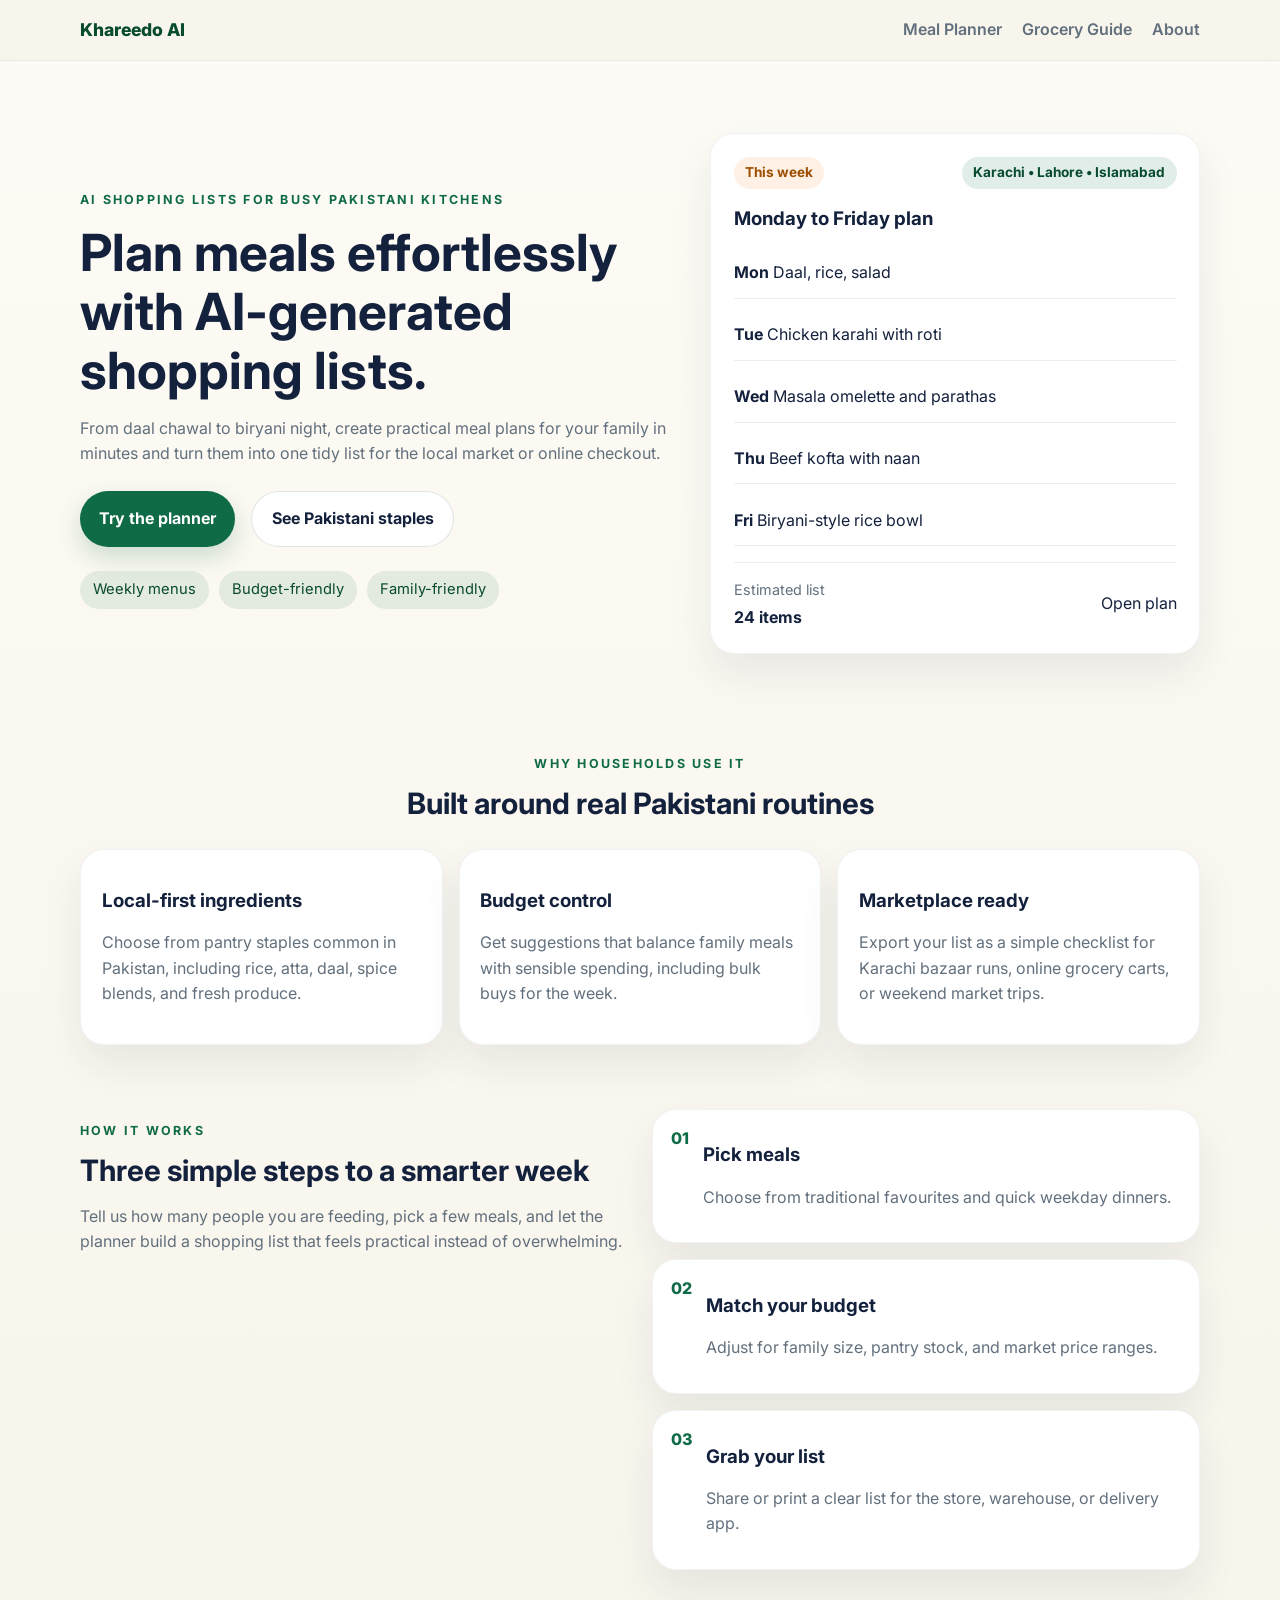
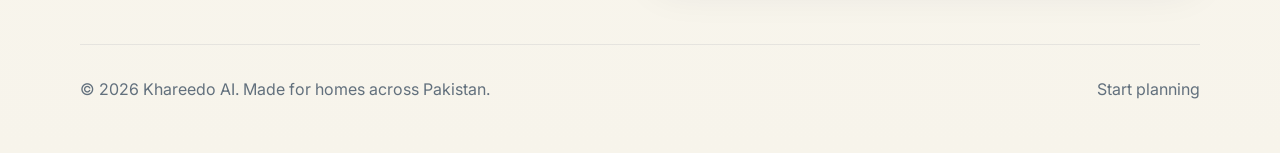
<file: index.html>
<!DOCTYPE html>
<html lang="en">
  <head>
    <meta charset="UTF-8" />
    <meta name="viewport" content="width=device-width, initial-scale=1.0" />
    <title>Khareedo AI | Smart Grocery Planning for Pakistani Homes</title>
    <meta name="description" content="Plan meals effortlessly with AI-generated shopping lists made for Pakistani households, budgets, and staple pantry needs." />
    <link rel="preconnect" href="https://fonts.googleapis.com" />
    <link rel="preconnect" href="https://fonts.gstatic.com" crossorigin />
    <link href="https://fonts.googleapis.com/css2?family=Inter:wght@400;500;600;700;800&display=swap" rel="stylesheet" />
    <link rel="stylesheet" href="assets/styles.css" />
  </head>
  <body>
    <header class="site-header">
      <nav class="container nav-bar">
        <a class="brand" href="index.html">Khareedo AI</a>
        <div class="nav-links">
          <a href="planner.html">Meal Planner</a>
          <a href="guide.html">Grocery Guide</a>
          <a href="#about">About</a>
        </div>
      </nav>
    </header>

    <main>
      <section class="hero">
        <div class="container hero-grid">
          <div class="hero-copy">
            <p class="eyebrow">AI shopping lists for busy Pakistani kitchens</p>
            <h1>Plan meals effortlessly with AI-generated shopping lists.</h1>
            <p class="hero-text">
              From daal chawal to biryani night, create practical meal plans for your family in minutes and turn them into one tidy list for the local market or online checkout.
            </p>
            <div class="hero-actions">
              <a class="btn btn-primary" href="planner.html">Try the planner</a>
              <a class="btn btn-secondary" href="guide.html">See Pakistani staples</a>
            </div>
            <ul class="hero-badges">
              <li>Weekly menus</li>
              <li>Budget-friendly</li>
              <li>Family-friendly</li>
            </ul>
          </div>
          <div class="hero-card">
            <div class="card-top">
              <span class="pill">This week</span>
              <span class="pill-alt">Karachi • Lahore • Islamabad</span>
            </div>
            <h3>Monday to Friday plan</h3>
            <ul class="plan-list">
              <li><strong>Mon</strong> Daal, rice, salad</li>
              <li><strong>Tue</strong> Chicken karahi with roti</li>
              <li><strong>Wed</strong> Masala omelette and parathas</li>
              <li><strong>Thu</strong> Beef kofta with naan</li>
              <li><strong>Fri</strong> Biryani-style rice bowl</li>
            </ul>
            <div class="card-footer">
              <div>
                <p class="muted">Estimated list</p>
                <strong>24 items</strong>
              </div>
              <a href="planner.html">Open plan</a>
            </div>
          </div>
        </div>
      </section>

      <section id="about" class="section">
        <div class="container">
          <div class="section-heading">
            <p class="eyebrow">Why households use it</p>
            <h2>Built around real Pakistani routines</h2>
          </div>
          <div class="features-grid">
            <article class="feature-card">
              <h3>Local-first ingredients</h3>
              <p>Choose from pantry staples common in Pakistan, including rice, atta, daal, spice blends, and fresh produce.</p>
            </article>
            <article class="feature-card">
              <h3>Budget control</h3>
              <p>Get suggestions that balance family meals with sensible spending, including bulk buys for the week.</p>
            </article>
            <article class="feature-card">
              <h3>Marketplace ready</h3>
              <p>Export your list as a simple checklist for Karachi bazaar runs, online grocery carts, or weekend market trips.</p>
            </article>
          </div>
        </div>
      </section>

      <section class="section alt-section">
        <div class="container two-column">
          <div>
            <p class="eyebrow">How it works</p>
            <h2>Three simple steps to a smarter week</h2>
            <p class="section-text">Tell us how many people you are feeding, pick a few meals, and let the planner build a shopping list that feels practical instead of overwhelming.</p>
          </div>
          <div class="steps">
            <div class="step-item">
              <span>01</span>
              <div>
                <h3>Pick meals</h3>
                <p>Choose from traditional favourites and quick weekday dinners.</p>
              </div>
            </div>
            <div class="step-item">
              <span>02</span>
              <div>
                <h3>Match your budget</h3>
                <p>Adjust for family size, pantry stock, and market price ranges.</p>
              </div>
            </div>
            <div class="step-item">
              <span>03</span>
              <div>
                <h3>Grab your list</h3>
                <p>Share or print a clear list for the store, warehouse, or delivery app.</p>
              </div>
            </div>
          </div>
        </div>
      </section>
    </main>

    <footer class="site-footer">
      <div class="container footer-row">
        <p>© 2026 Khareedo AI. Made for homes across Pakistan.</p>
        <a href="planner.html">Start planning</a>
      </div>
    </footer>

    <script src="assets/script.js"></script>
  </body>
</html>
</file>
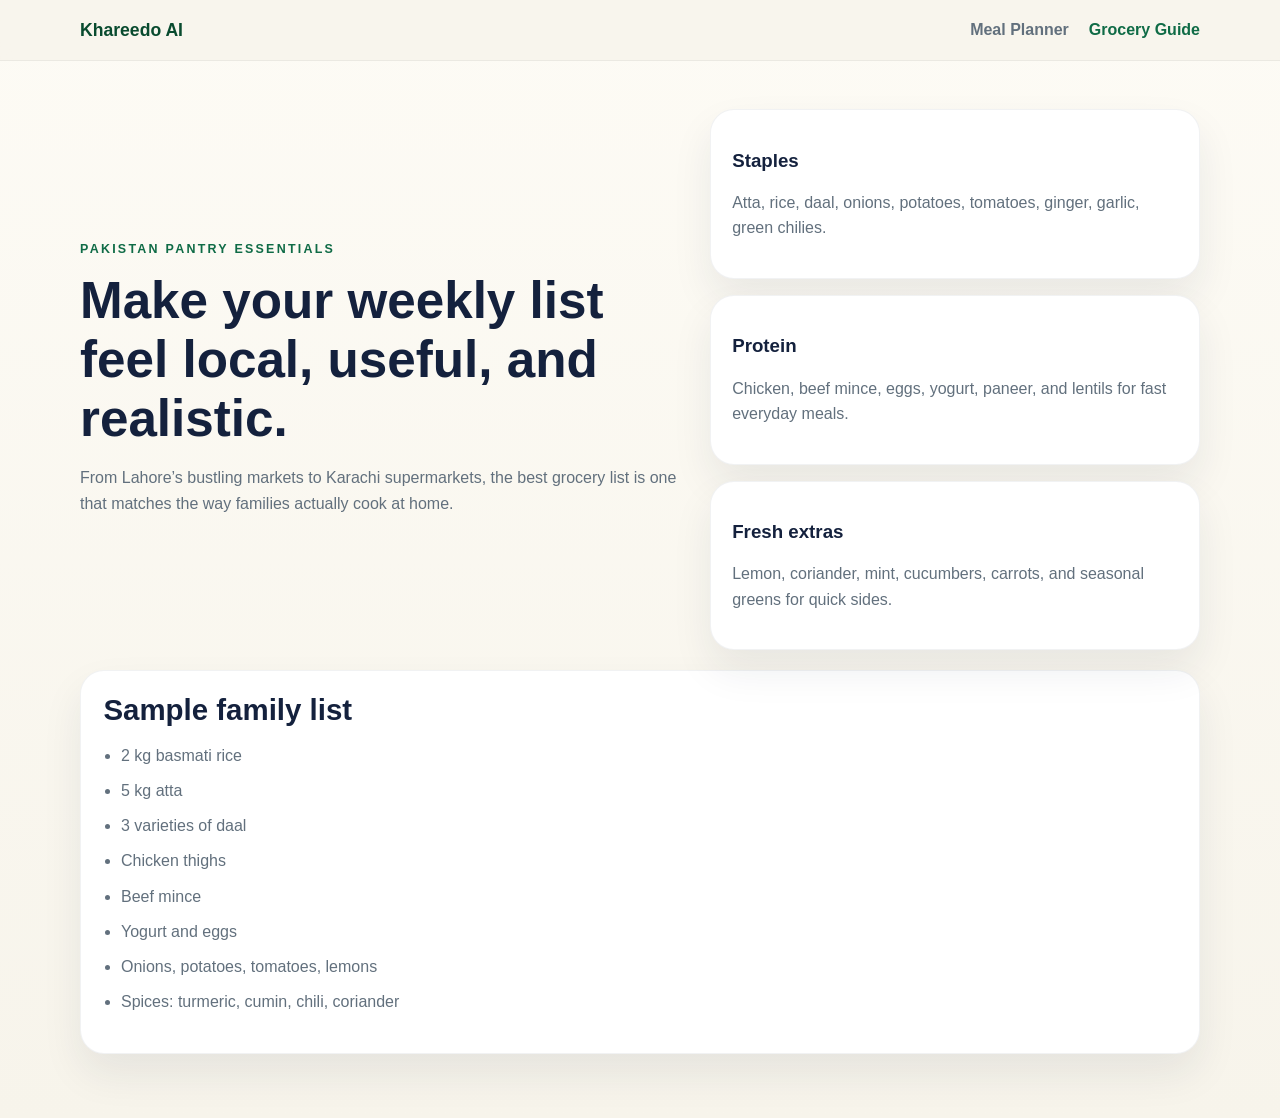
<file: guide.html>
<!DOCTYPE html>
<html lang="en">
  <head>
    <meta charset="UTF-8" />
    <meta name="viewport" content="width=device-width, initial-scale=1.0" />
    <title>Guide | Khareedo AI</title>
    <link rel="stylesheet" href="assets/styles.css" />
  </head>
  <body>
    <header class="site-header">
      <nav class="container nav-bar">
        <a class="brand" href="index.html">Khareedo AI</a>
        <div class="nav-links">
          <a href="planner.html">Meal Planner</a>
          <a href="guide.html" class="active">Grocery Guide</a>
        </div>
      </nav>
    </header>

    <main class="page-shell">
      <section class="container guide-grid">
        <div>
          <p class="eyebrow">Pakistan pantry essentials</p>
          <h1>Make your weekly list feel local, useful, and realistic.</h1>
          <p class="section-text">From Lahore’s bustling markets to Karachi supermarkets, the best grocery list is one that matches the way families actually cook at home.</p>
        </div>
        <div class="guide-cards">
          <article class="feature-card">
            <h3>Staples</h3>
            <p>Atta, rice, daal, onions, potatoes, tomatoes, ginger, garlic, green chilies.</p>
          </article>
          <article class="feature-card">
            <h3>Protein</h3>
            <p>Chicken, beef mince, eggs, yogurt, paneer, and lentils for fast everyday meals.</p>
          </article>
          <article class="feature-card">
            <h3>Fresh extras</h3>
            <p>Lemon, coriander, mint, cucumbers, carrots, and seasonal greens for quick sides.</p>
          </article>
        </div>
      </section>

      <section class="container guide-list-section">
        <div class="list-card">
          <h2>Sample family list</h2>
          <ul>
            <li>2 kg basmati rice</li>
            <li>5 kg atta</li>
            <li>3 varieties of daal</li>
            <li>Chicken thighs</li>
            <li>Beef mince</li>
            <li>Yogurt and eggs</li>
            <li>Onions, potatoes, tomatoes, lemons</li>
            <li>Spices: turmeric, cumin, chili, coriander</li>
          </ul>
        </div>
      </section>
    </main>

    <script src="assets/script.js"></script>
  </body>
</html>
</file>
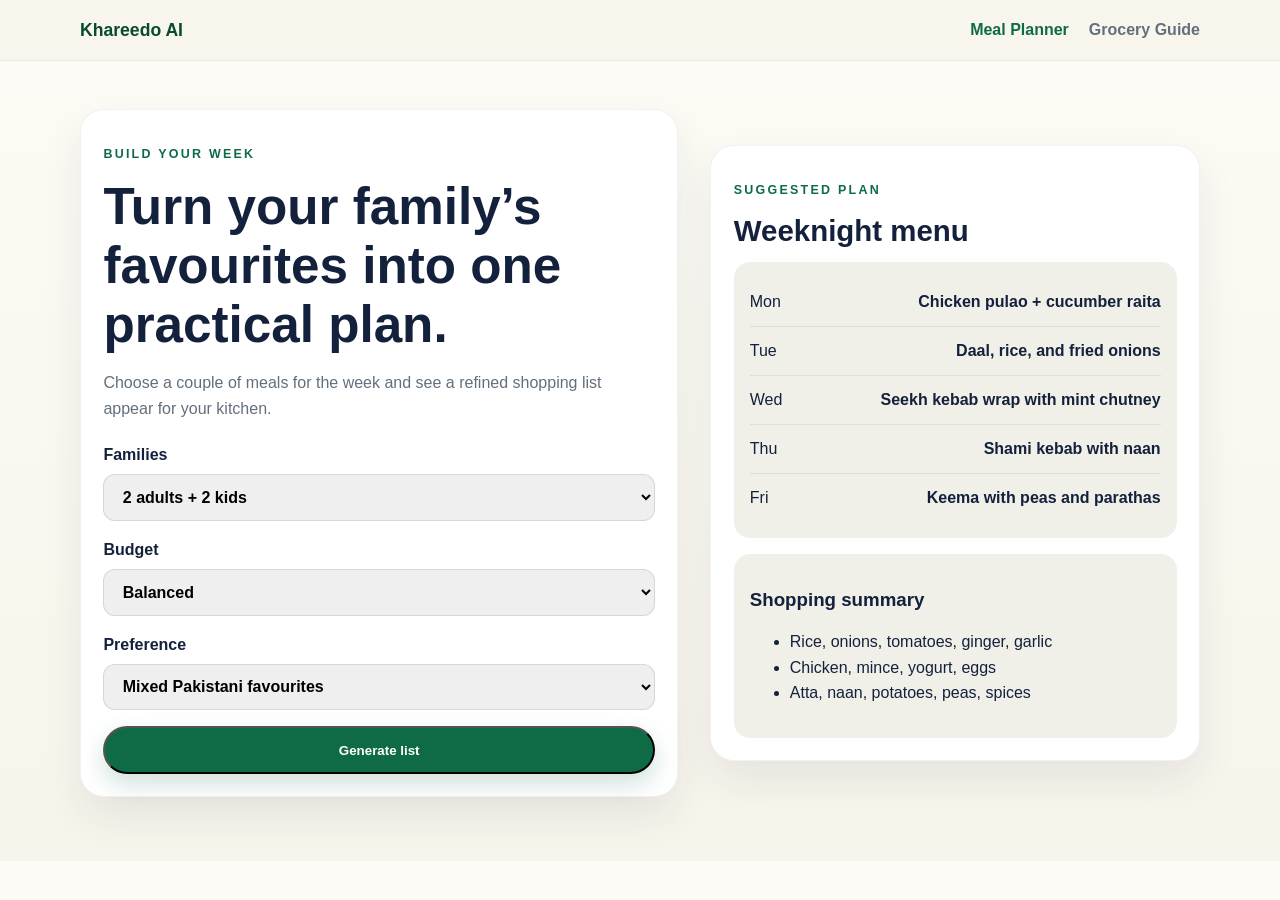
<file: planner.html>
<!DOCTYPE html>
<html lang="en">
  <head>
    <meta charset="UTF-8" />
    <meta name="viewport" content="width=device-width, initial-scale=1.0" />
    <title>Planner | Khareedo AI</title>
    <link rel="stylesheet" href="assets/styles.css" />
  </head>
  <body>
    <header class="site-header">
      <nav class="container nav-bar">
        <a class="brand" href="index.html">Khareedo AI</a>
        <div class="nav-links">
          <a href="planner.html" class="active">Meal Planner</a>
          <a href="guide.html">Grocery Guide</a>
        </div>
      </nav>
    </header>

    <main class="page-shell">
      <section class="container planner-grid">
        <div class="planner-panel">
          <p class="eyebrow">Build your week</p>
          <h1>Turn your family’s favourites into one practical plan.</h1>
          <p class="section-text">Choose a couple of meals for the week and see a refined shopping list appear for your kitchen.</p>

          <form class="planner-form">
            <label>
              Families
              <select>
                <option>2 adults + 2 kids</option>
                <option>2 adults</option>
                <option>4 adults</option>
              </select>
            </label>
            <label>
              Budget
              <select>
                <option>Balanced</option>
                <option>Economy</option>
                <option>Comfort</option>
              </select>
            </label>
            <label>
              Preference
              <select>
                <option>Mixed Pakistani favourites</option>
                <option>High protein</option>
                <option>Vegetarian</option>
              </select>
            </label>
            <button class="btn btn-primary" type="button">Generate list</button>
          </form>
        </div>

        <div class="result-panel">
          <div class="panel-heading">
            <p class="eyebrow">Suggested plan</p>
            <h2>Weeknight menu</h2>
          </div>
          <div class="result-card">
            <div class="result-row">
              <span>Mon</span>
              <strong>Chicken pulao + cucumber raita</strong>
            </div>
            <div class="result-row">
              <span>Tue</span>
              <strong>Daal, rice, and fried onions</strong>
            </div>
            <div class="result-row">
              <span>Wed</span>
              <strong>Seekh kebab wrap with mint chutney</strong>
            </div>
            <div class="result-row">
              <span>Thu</span>
              <strong>Shami kebab with naan</strong>
            </div>
            <div class="result-row">
              <span>Fri</span>
              <strong>Keema with peas and parathas</strong>
            </div>
          </div>
          <div class="result-card compact">
            <h3>Shopping summary</h3>
            <ul>
              <li>Rice, onions, tomatoes, ginger, garlic</li>
              <li>Chicken, mince, yogurt, eggs</li>
              <li>Atta, naan, potatoes, peas, spices</li>
            </ul>
          </div>
        </div>
      </section>
    </main>

    <script src="assets/script.js"></script>
  </body>
</html>
</file>
<file: assets/styles.css>
:root {
  --bg: #f7f4eb;
  --surface: #ffffff;
  --surface-2: #f0efe8;
  --text: #14213d;
  --muted: #62707d;
  --brand: #0f6b46;
  --brand-dark: #094b2f;
  --accent: #f4a261;
  --shadow: 0 20px 40px rgba(20, 33, 61, 0.08);
}

* { box-sizing: border-box; }
body {
  margin: 0;
  font-family: 'Inter', sans-serif;
  color: var(--text);
  background: linear-gradient(180deg, #fdfbf5 0%, var(--bg) 100%);
  line-height: 1.6;
}
a { color: inherit; text-decoration: none; }
.container { width: min(1120px, calc(100% - 2rem)); margin: 0 auto; }
.site-header {
  position: sticky;
  top: 0;
  backdrop-filter: blur(12px);
  background: rgba(247, 244, 235, 0.84);
  border-bottom: 1px solid rgba(20, 33, 61, 0.06);
  z-index: 10;
}
.nav-bar { display: flex; justify-content: space-between; align-items: center; padding: 1rem 0; }
.brand { font-weight: 800; font-size: 1.1rem; color: var(--brand-dark); }
.nav-links { display: flex; gap: 1.25rem; color: var(--muted); font-weight: 600; }
.nav-links a.active { color: var(--brand); }
.hero { padding: 4.5rem 0 3rem; }
.hero-grid, .planner-grid, .guide-grid { display: grid; grid-template-columns: 1.1fr 0.9fr; gap: 2rem; align-items: center; }
.eyebrow { display: inline-block; text-transform: uppercase; letter-spacing: 0.18em; font-size: 0.78rem; font-weight: 700; color: var(--brand); margin-bottom: 0.8rem; }
h1, h2, h3 { line-height: 1.15; }
h1 { font-size: clamp(2.2rem, 4vw, 3.6rem); margin: 0 0 1rem; }
h2 { font-size: clamp(1.7rem, 2.3vw, 2.25rem); margin: 0 0 0.7rem; }
.hero-text, .section-text, .feature-card p, .step-item p, .list-card li { color: var(--muted); }
.hero-actions { display: flex; gap: 1rem; margin: 1.5rem 0; flex-wrap: wrap; }
.btn { display: inline-flex; align-items: center; justify-content: center; padding: 0.9rem 1.2rem; border-radius: 999px; font-weight: 700; transition: transform 0.2s ease, box-shadow 0.2s ease; }
.btn:hover { transform: translateY(-2px); }
.btn-primary { background: var(--brand); color: white; box-shadow: 0 10px 24px rgba(15, 107, 70, 0.2); }
.btn-secondary { background: white; color: var(--text); border: 1px solid rgba(20, 33, 61, 0.12); }
.hero-badges { display: flex; gap: 0.65rem; flex-wrap: wrap; padding: 0; margin: 0.75rem 0 0; list-style: none; }
.hero-badges li { background: rgba(15, 107, 70, 0.1); color: var(--brand-dark); padding: 0.45rem 0.8rem; border-radius: 999px; font-size: 0.92rem; }
.hero-card, .result-panel, .planner-panel, .list-card, .feature-card, .step-item { background: var(--surface); border: 1px solid rgba(20, 33, 61, 0.06); box-shadow: var(--shadow); border-radius: 24px; }
.hero-card { padding: 1.4rem; }
.card-top { display: flex; justify-content: space-between; gap: 0.5rem; flex-wrap: wrap; margin-bottom: 1rem; }
.pill, .pill-alt { padding: 0.35rem 0.7rem; background: rgba(244, 162, 97, 0.16); color: #9c4f00; border-radius: 999px; font-size: 0.85rem; font-weight: 700; }
.pill-alt { background: rgba(15, 107, 70, 0.12); color: var(--brand-dark); }
.plan-list { list-style: none; padding: 0; margin: 0 0 1rem; display: grid; gap: 0.7rem; }
.plan-list li { padding: 0.75rem 0; border-bottom: 1px solid rgba(20, 33, 61, 0.08); }
.card-footer { display: flex; justify-content: space-between; align-items: center; border-top: 1px solid rgba(20, 33, 61, 0.08); padding-top: 0.9rem; }
.muted { color: var(--muted); margin: 0 0 0.25rem; font-size: 0.9rem; }
.section { padding: 2.5rem 0 3rem; }
.alt-section { padding-top: 1rem; }
.section-heading { text-align: center; margin-bottom: 1.8rem; }
.features-grid { display: grid; grid-template-columns: repeat(3, minmax(0, 1fr)); gap: 1rem; }
.feature-card { padding: 1.3rem; }
.two-column { display: grid; grid-template-columns: 1fr 1fr; gap: 1.5rem; align-items: start; }
.steps { display: grid; gap: 1rem; }
.step-item { display: flex; gap: 0.9rem; padding: 1rem 1.1rem; }
.step-item span { font-weight: 800; color: var(--brand); font-size: 1rem; }
.site-footer { padding: 1.6rem 0 2.2rem; color: var(--muted); }
.footer-row { display: flex; justify-content: space-between; align-items: center; gap: 1rem; border-top: 1px solid rgba(20, 33, 61, 0.08); padding-top: 1rem; }
.page-shell { padding: 3rem 0 4rem; }
.planner-panel, .result-panel, .list-card { padding: 1.4rem; }
.planner-form { display: grid; gap: 1rem; margin-top: 1.3rem; }
.planner-form label { display: grid; gap: 0.4rem; font-weight: 600; }
.planner-form select { border: 1px solid rgba(20, 33, 61, 0.12); padding: 0.8rem 0.9rem; border-radius: 12px; font: inherit; }
.result-card { background: var(--surface-2); padding: 1rem; border-radius: 16px; margin-top: 0.9rem; }
.result-row { display: flex; justify-content: space-between; gap: 1rem; padding: 0.7rem 0; border-bottom: 1px solid rgba(20, 33, 61, 0.08); }
.result-row:last-child { border-bottom: 0; }
.result-card.compact { margin-top: 1rem; }
.guide-cards { display: grid; gap: 1rem; }
.guide-list-section { margin-top: 1.2rem; }
.list-card ul { padding-left: 1.1rem; display: grid; gap: 0.6rem; }
@media (max-width: 780px) {
  .hero-grid, .planner-grid, .guide-grid, .two-column, .features-grid { grid-template-columns: 1fr; }
  .nav-bar, .footer-row { flex-direction: column; align-items: flex-start; }
  .hero { padding-top: 2.5rem; }
}
</file>
